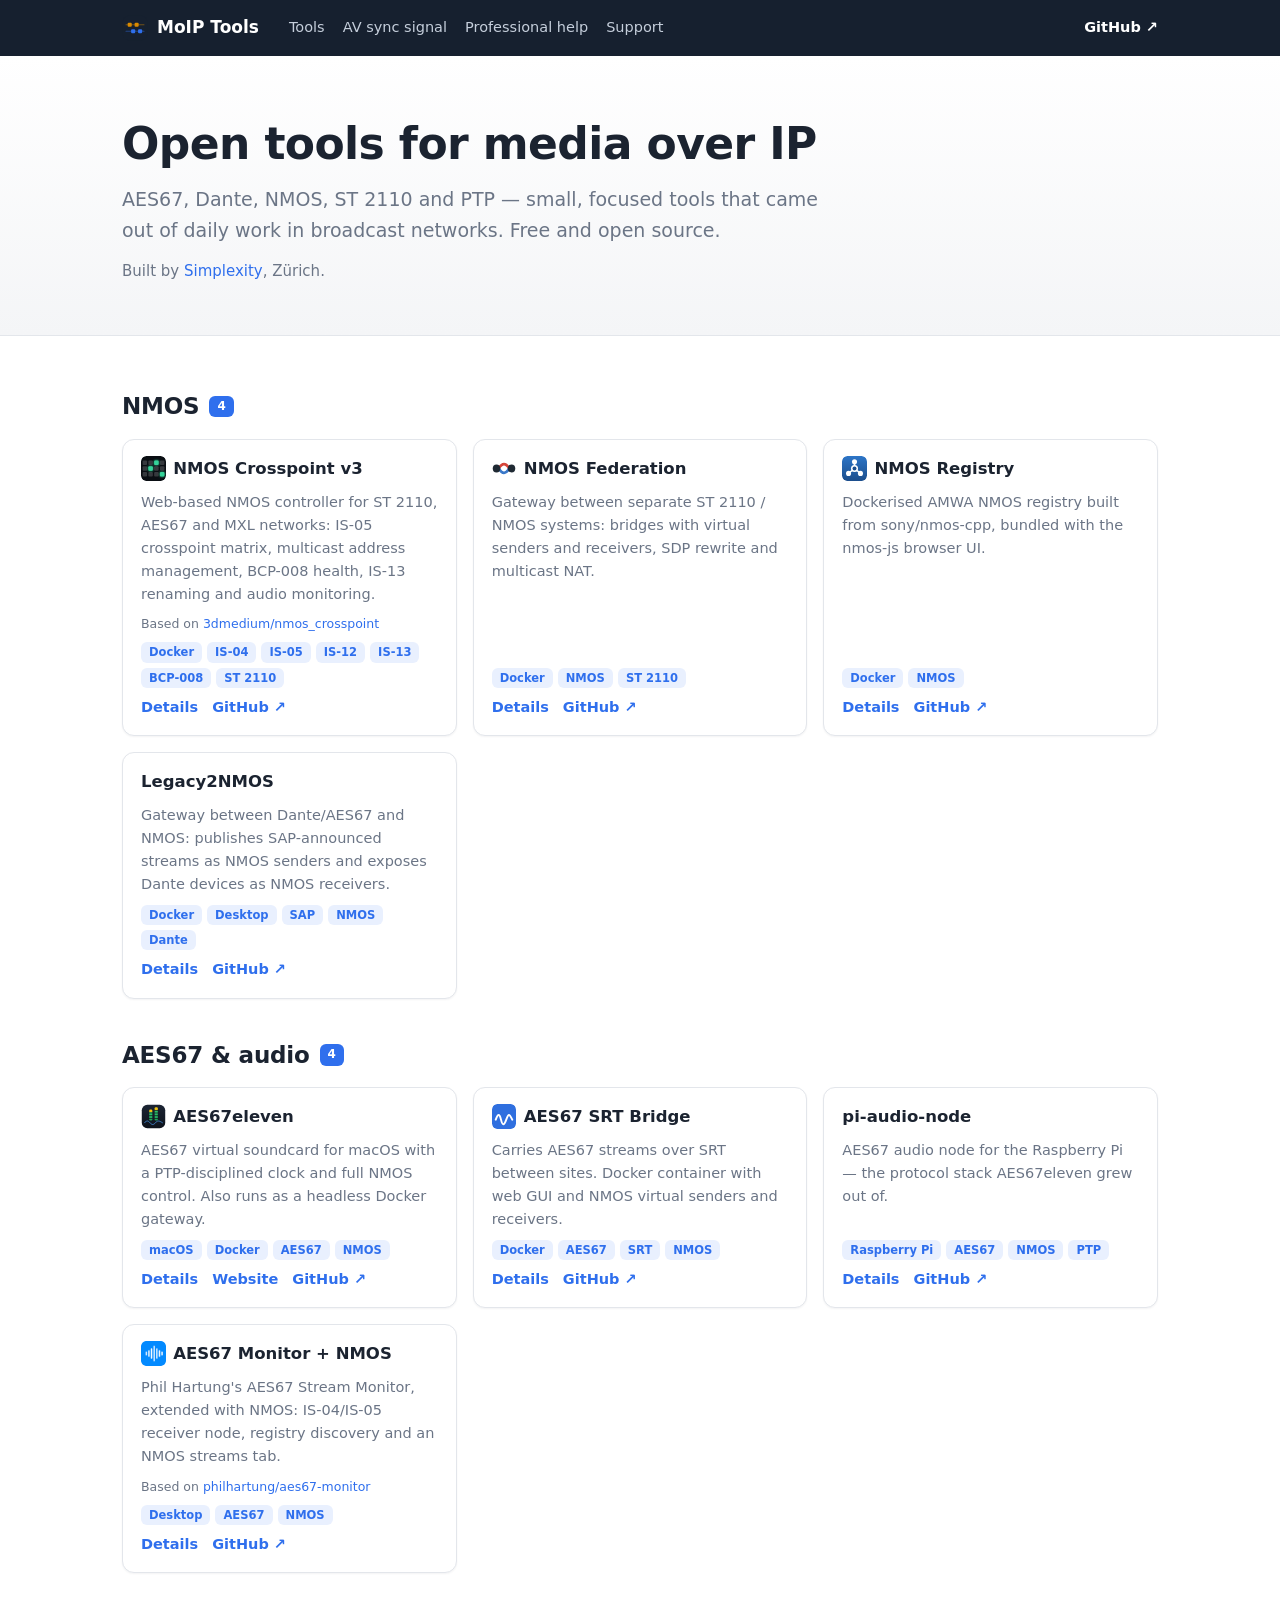
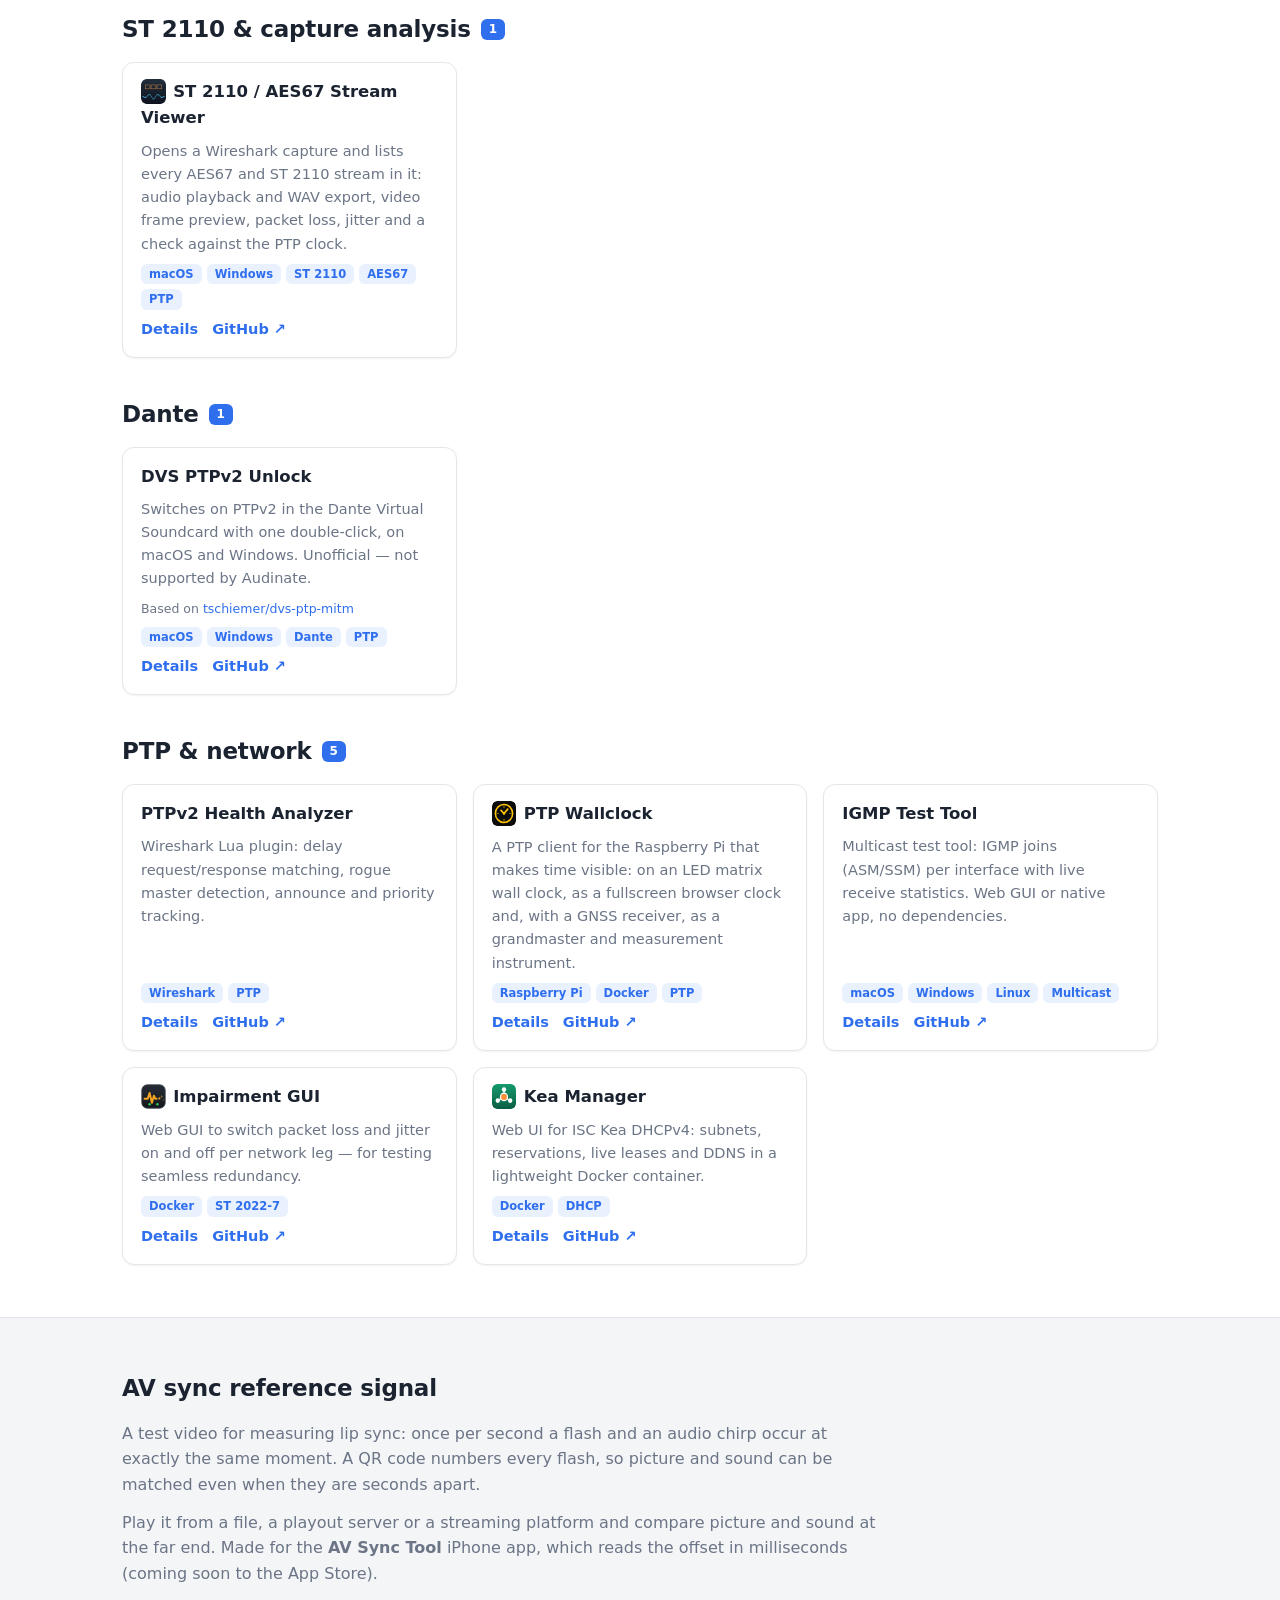
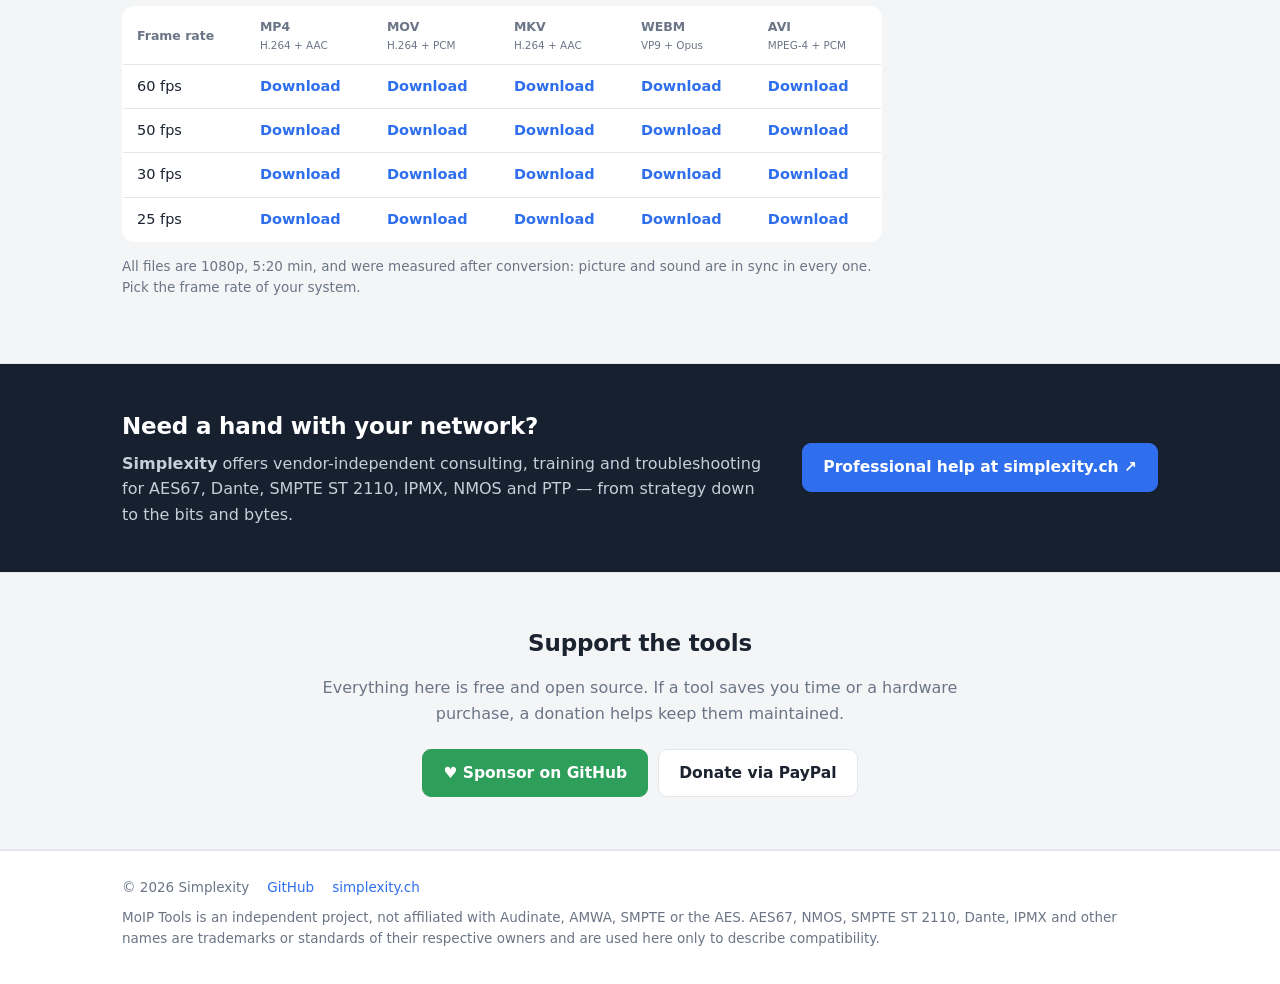
<file: index.html>
<!DOCTYPE html>
<html lang="en">
<head>
<meta charset="utf-8">
<meta name="viewport" content="width=device-width, initial-scale=1">
<title>MoIP Tools – open tools for AES67, Dante, NMOS, ST 2110 and PTP</title>
<meta name="description" content="A collection of free and open source tools for media over IP: AES67 virtual soundcard, SRT bridge, PTPv2 for Dante Virtual Soundcard, NMOS federation and registry, ST 2110 capture analysis, PTP and multicast test tools.">
<link rel="icon" type="image/svg+xml" href="logo.svg">
<link rel="stylesheet" href="style.css">
</head>
<body>

<header>
    <div class="wrap">
        <a class="brand" href="#top"><img src="logo.svg" alt=""> MoIP Tools</a>
        <nav>
            <a href="#tools">Tools</a>
            <a href="#av-sync">AV sync signal</a>
            <a href="#help">Professional help</a>
            <a href="#support" data-donate-hide>Support</a>
        </nav>
        <a class="gh" href="https://github.com/Gemini2350">GitHub ↗</a>
    </div>
</header>

<div class="hero" id="top">
    <div class="wrap">
        <h1>Open tools for media over IP</h1>
        <p>AES67, Dante, NMOS, ST 2110 and PTP — small, focused tools that came out of daily work in
           broadcast networks. Free and open source.</p>
        <p class="by">Built by <a href="https://simplexity.ch" rel="noopener">Simplexity</a>, Zürich.</p>
    </div>
</div>

<section id="tools">
    <div class="wrap" id="tool-groups"></div>
</section>

<section class="alt dl" id="av-sync">
    <div class="wrap">
        <h2>AV sync reference signal</h2>
        <p>A test video for measuring lip sync: once per second a flash and an audio chirp occur at exactly
           the same moment. A QR code numbers every flash, so picture and sound can be matched even
           when they are seconds apart.</p>
        <p>Play it from a file, a playout server or a streaming platform and compare picture and sound at
           the far end. Made for the <strong>AV Sync Tool</strong> iPhone app, which reads the offset in
           milliseconds (coming soon to the App Store).</p>
        <div class="dl-scroll">
            <table>
                <thead id="dl-head"></thead>
                <tbody id="dl-body"></tbody>
            </table>
        </div>
        <p class="note">All files are 1080p, 5:20 min, and were measured after conversion: picture and sound
           are in sync in every one. Pick the frame rate of your system.</p>
    </div>
</section>

<section class="pro" id="help">
    <div class="wrap">
        <div>
            <h2>Need a hand with your network?</h2>
            <p><strong>Simplexity</strong> offers vendor-independent consulting, training and troubleshooting
               for AES67, Dante, SMPTE ST 2110, IPMX, NMOS and PTP — from strategy down to the bits and bytes.</p>
        </div>
        <a class="btn primary" href="https://simplexity.ch" rel="noopener">Professional help at simplexity.ch ↗</a>
    </div>
</section>

<section class="alt support" id="support" data-donate-hide>
    <div class="wrap">
        <h2>Support the tools</h2>
        <p>Everything here is free and open source. If a tool saves you time or a hardware purchase,
           a donation helps keep them maintained.</p>
        <div class="cta">
            <a class="btn" id="donate-sponsors" href="" rel="noopener">♥ Sponsor on GitHub</a>
            <a class="btn" id="donate-paypal" href="" rel="noopener">Donate via PayPal</a>
        </div>
    </div>
</section>

<footer>
    <div class="wrap">
        <span>© 2026 Simplexity</span>
        <a href="https://github.com/Gemini2350">GitHub</a>
        <a href="https://simplexity.ch" rel="noopener">simplexity.ch</a>
        <span class="fine">MoIP Tools is an independent project, not affiliated with Audinate, AMWA, SMPTE or the AES. AES67, NMOS, SMPTE ST 2110, Dante, IPMX and other
            names are trademarks or standards of their respective owners and are used here only to describe
            compatibility.</span>
    </div>
</footer>

<script src="tools.js"></script>
<script>
document.getElementById("tool-groups").innerHTML = TOOLS.map(g => `
    <div class="group">
        <h2>${esc(g.group)} <span class="count">${g.items.length}</span></h2>
        <div class="grid">${g.items.map(t => `
            <div class="tool">
                <h3><a href="${toolUrl(t)}">${t.logo ? `<img class="tool-logo" src="${esc(t.logo)}" alt="">` : ""}${esc(t.name)}</a></h3>
                <p>${esc(t.text)}</p>
                ${t.base ? `<div class="base">Based on <a href="https://github.com/${esc(t.base)}" rel="noopener">${esc(t.base)}</a></div>` : ""}
                <div class="tags">${t.tags.map(x => `<span class="tag">${esc(x)}</span>`).join("")}</div>
                <div class="links">
                    <a href="${toolUrl(t)}">Details</a>
                    ${t.site ? `<a href="${esc(t.site)}">Website</a>` : ""}
                    <a href="${GH}${esc(t.repo)}">GitHub ↗</a>
                </div>
            </div>`).join("")}
        </div>
    </div>`).join("");

// ---- AV sync reference videos: assets of one GitHub release ----
const AVSYNC = {
    base: GH + "moip-tools/releases/download/av-sync-reference-v1/av-sync-reference-1080p",
    rates: [60, 50, 30, 25],
    formats: [
        {ext: "mp4", codec: "H.264 + AAC"},
        {ext: "mov", codec: "H.264 + PCM"},
        {ext: "mkv", codec: "H.264 + AAC"},
        {ext: "webm", codec: "VP9 + Opus"},
        {ext: "avi", codec: "MPEG-4 + PCM"}
    ]
};
document.getElementById("dl-head").innerHTML = `<tr><th>Frame rate</th>${AVSYNC.formats.map(f =>
    `<th>${f.ext.toUpperCase()}<small>${esc(f.codec)}</small></th>`).join("")}</tr>`;
document.getElementById("dl-body").innerHTML = AVSYNC.rates.map(r => `<tr><td>${r} fps</td>${AVSYNC.formats.map(f =>
    `<td><a href="${AVSYNC.base}${r}.${f.ext}" download>Download</a></td>`).join("")}</tr>`).join("");

// donation links: a button appears once its link is filled in
const DONATE = {
    sponsors: "https://github.com/sponsors/Gemini2350",
    paypal: "https://paypal.me/Gemini2350"
};
let any = false;
for (const [key, url] of Object.entries(DONATE)) {
    const el = document.getElementById("donate-" + key);
    if (url) {
        el.href = url;
        if (!any) { el.classList.add("donate"); }
        any = true;
    } else {
        el.style.display = "none";
    }
}
if (!any) {
    document.querySelectorAll("[data-donate-hide]").forEach(el => { el.style.display = "none"; });
}
</script>
</body>
</html>
</file>
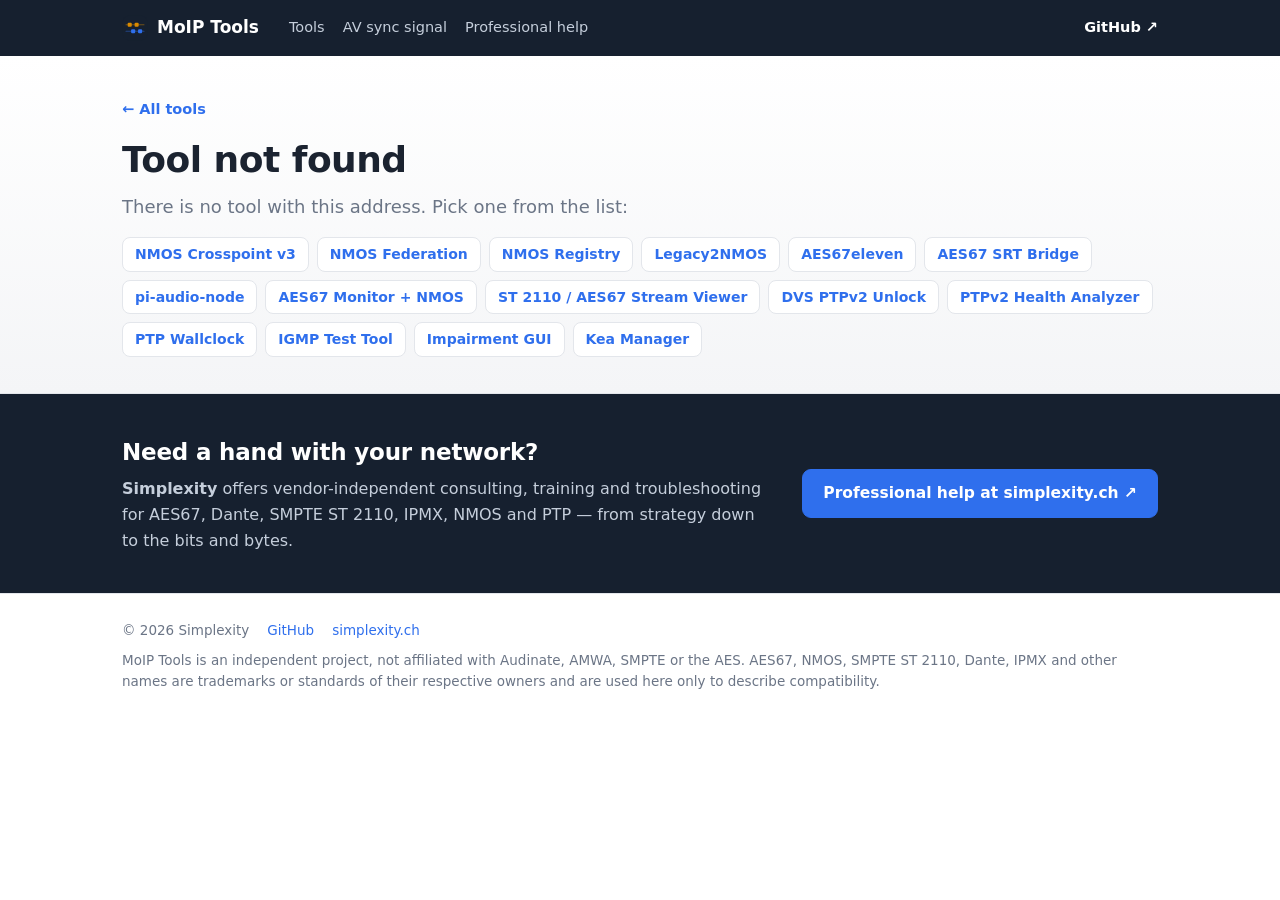
<file: tool.html>
<!DOCTYPE html>
<html lang="en">
<head>
<meta charset="utf-8">
<meta name="viewport" content="width=device-width, initial-scale=1">
<title>MoIP Tools</title>
<meta name="description" content="">
<link rel="icon" type="image/svg+xml" href="logo.svg">
<link rel="stylesheet" href="style.css">
</head>
<body class="detail">

<header>
    <div class="wrap">
        <a class="brand" href="./"><img src="logo.svg" alt=""> MoIP Tools</a>
        <nav>
            <a href="./#tools">Tools</a>
            <a href="./#av-sync">AV sync signal</a>
            <a href="./#help">Professional help</a>
        </nav>
        <a class="gh" href="https://github.com/Gemini2350" rel="noopener">GitHub ↗</a>
    </div>
</header>

<main id="page"></main>

<section class="pro" id="help">
    <div class="wrap">
        <div>
            <h2>Need a hand with your network?</h2>
            <p><strong>Simplexity</strong> offers vendor-independent consulting, training and troubleshooting
               for AES67, Dante, SMPTE ST 2110, IPMX, NMOS and PTP — from strategy down to the bits and bytes.</p>
        </div>
        <a class="btn primary" href="https://simplexity.ch" rel="noopener">Professional help at simplexity.ch ↗</a>
    </div>
</section>

<footer>
    <div class="wrap">
        <span>© 2026 Simplexity</span>
        <a href="https://github.com/Gemini2350">GitHub</a>
        <a href="https://simplexity.ch" rel="noopener">simplexity.ch</a>
        <span class="fine">MoIP Tools is an independent project, not affiliated with Audinate, AMWA, SMPTE or the AES. AES67, NMOS, SMPTE ST 2110, Dante, IPMX and other
            names are trademarks or standards of their respective owners and are used here only to describe
            compatibility.</span>
    </div>
</footer>

<script src="tools.js"></script>
<script>
// one page for every tool: tool.html?t=<slug>, content from tools.js
const slug = new URLSearchParams(location.search).get("t");
const t = ALL_TOOLS.find(x => x.slug === slug);
const page = document.getElementById("page");
const others = list => `<div class="others">${list.map(o => `<a href="${toolUrl(o)}">${esc(o.name)}</a>`).join("")}</div>`;

if (!t) {
    document.title = "Tool not found – MoIP Tools";
    page.innerHTML = `
    <div class="detail-hero"><div class="wrap">
        <a class="crumb" href="./#tools">← All tools</a>
        <h1>Tool not found</h1>
        <p class="lead">There is no tool with this address. Pick one from the list:</p>
        ${others(ALL_TOOLS)}
    </div></div>`;
} else {
    document.title = `${t.name} – MoIP Tools`;
    document.querySelector('meta[name="description"]').content = t.text;
    const gh = GH + t.repo;
    const releases = GH + t.repo.split("/")[0] + "/releases/latest";
    page.innerHTML = `
    <div class="detail-hero"><div class="wrap">
        <a class="crumb" href="./#tools">← All tools</a>
        <h1>${t.logo ? `<img class="tool-logo" src="${esc(t.logo)}" alt="">` : ""}${esc(t.name)}</h1>
        <p class="lead">${esc(t.text)}</p>
        ${t.base ? `<div class="base">Based on <a href="https://github.com/${esc(t.base)}" rel="noopener">${esc(t.base)}</a></div>` : ""}
        <div class="tags">${t.tags.map(x => `<span class="tag">${esc(x)}</span>`).join("")}</div>
        <div class="cta">
            ${t.download ? `<a class="btn primary" href="${esc(releases)}" rel="noopener">Download</a>` : ""}
            <a class="btn${t.download ? "" : " primary"}" href="${esc(gh)}" rel="noopener">${t.download ? "Source" : "Get it"} on GitHub ↗</a>
            ${t.site ? `<a class="btn" href="${esc(t.site)}">Website</a>` : ""}
        </div>
    </div></div>
    <section><div class="wrap">
        <h2>What it does</h2>
        <ul class="features">${t.features.map(f => `<li>${esc(f)}</li>`).join("")}</ul>
    </div></section>
    ${t.shots ? `<section><div class="wrap">
        <h2>Screenshots</h2>
        ${t.shotsNote ? `<p class="shots-note">${esc(t.shotsNote)}</p>` : ""}
        <div class="shots">${t.shots.map(s => `
            <figure>
                <a href="shots/${esc(t.slug)}/${esc(s.file)}"><img src="shots/${esc(t.slug)}/${esc(s.file)}" alt="${esc(t.name)}: ${esc(s.caption)}" loading="lazy"></a>
                <figcaption>${esc(s.caption)}</figcaption>
            </figure>`).join("")}
        </div>
    </div></section>` : ""}
    ${t.sample ? `<section><div class="wrap">
        <h2>${esc(t.sample.title)}</h2>
        <pre class="sample">${esc(t.sample.text)}</pre>
    </div></section>` : ""}
    <section><div class="wrap">
        <h2>More ${esc(t.group)} tools</h2>
        ${others(ALL_TOOLS.filter(o => o.group === t.group && o !== t).length
            ? ALL_TOOLS.filter(o => o.group === t.group && o !== t) : ALL_TOOLS.filter(o => o !== t))}
    </div></section>`;
}
</script>
</body>
</html>
</file>
<file: style.css>
:root {
    --bg: #f4f5f7; --panel: #ffffff; --line: #e3e6eb; --text: #1b2330; --dim: #6b7586;
    --accent: #2f6fed; --accent-soft: #e9f0fe; --ok: #2e9e5b; --amber: #d98a00; --navy: #16202f;
}
* { box-sizing: border-box; margin: 0; }
html { scroll-behavior: smooth; }
body { background: var(--panel); color: var(--text);
       font: 16px/1.6 -apple-system, BlinkMacSystemFont, "Inter", "Segoe UI", system-ui, sans-serif; }
a { color: var(--accent); text-decoration: none; }
a:hover { text-decoration: underline; }
.wrap { max-width: 1080px; margin: 0 auto; padding: 0 22px; }

header { background: var(--navy); color: #fff; position: sticky; top: 0; z-index: 10; }
header .wrap { display: flex; align-items: center; gap: 22px; height: 56px; }
.brand { display: flex; align-items: center; gap: 9px; font-weight: 700; font-size: 17px; color: #fff; }
.brand:hover { text-decoration: none; }
.brand img { width: 26px; height: 26px; }
nav { display: flex; gap: 18px; margin-left: 8px; }
nav a { color: #c5cedb; font-size: 14.5px; }
nav a:hover { color: #fff; text-decoration: none; }
header .gh { margin-left: auto; color: #fff; font-size: 14.5px; font-weight: 600; }

.hero { padding: 64px 0 52px; background: linear-gradient(180deg, #fff 0%, var(--bg) 100%); border-bottom: 1px solid var(--line); }
.hero h1 { font-size: 44px; line-height: 1.1; letter-spacing: -.6px; }
.hero p { color: var(--dim); font-size: 19px; margin: 16px 0 0; max-width: 700px; }
.hero .by { font-size: 15px; margin-top: 14px; }

section { padding: 52px 0; }
section.alt { background: var(--bg); border-top: 1px solid var(--line); border-bottom: 1px solid var(--line); }
h2 { font-size: 23px; letter-spacing: -.2px; margin: 0 0 14px; display: flex; align-items: center; gap: 10px; }
h2 .count { background: var(--accent); color: #fff; font-size: 12px; font-weight: 700; padding: 1px 8px; border-radius: 6px; }
.group { margin-bottom: 38px; }
.group:last-child { margin-bottom: 0; }
.grid { display: grid; grid-template-columns: repeat(3, minmax(0, 1fr)); gap: 16px; }
.tool { background: var(--panel); border: 1px solid var(--line); border-radius: 12px; padding: 16px 18px;
        box-shadow: 0 1px 2px rgba(16, 24, 40, .05); display: flex; flex-direction: column; gap: 8px; }
.tool:hover { border-color: #c9ced8; box-shadow: 0 4px 14px rgba(16, 24, 40, .08); }
.tool h3 { font-size: 16.5px; }
.tool p { color: var(--dim); font-size: 14.5px; flex: 1; }
.base { font-size: 12.5px; color: var(--dim); }
.tags { display: flex; gap: 5px; flex-wrap: wrap; }
.tag { font-size: 11.5px; font-weight: 700; padding: 1px 8px; border-radius: 6px; background: var(--accent-soft); color: var(--accent); }
.links { display: flex; gap: 14px; font-size: 14.5px; font-weight: 600; }

.dl p { color: var(--dim); max-width: 760px; margin-bottom: 12px; }
.dl-scroll { overflow-x: auto; margin: 20px 0 14px; }
.dl table { border-collapse: collapse; background: var(--panel); border: 1px solid var(--line); border-radius: 12px;
            overflow: hidden; min-width: 560px; width: 100%; max-width: 760px; font-size: 14.5px; }
.dl th, .dl td { padding: 10px 14px; text-align: left; border-bottom: 1px solid var(--line); white-space: nowrap; }
.dl tr:last-child td { border-bottom: 0; }
.dl thead th { font-size: 12.5px; color: var(--dim); font-weight: 600; }
.dl thead th small { display: block; font-weight: 400; }
.dl td a { font-weight: 600; }
.dl .note { font-size: 13.5px; }

.btn { display: inline-block; padding: 11px 20px; border-radius: 9px; font-weight: 600; font-size: 15.5px;
       border: 1px solid var(--line); background: var(--panel); color: var(--text); }
.btn:hover { text-decoration: none; border-color: #c9ced8; }
.btn.primary { background: var(--accent); border-color: var(--accent); color: #fff; }
.btn.donate { background: var(--ok); border-color: var(--ok); color: #fff; }
section.pro { padding: 44px 0; background: var(--navy); color: #fff; }
section.pro .wrap { display: flex; align-items: center; gap: 28px; flex-wrap: wrap; }
section.pro .wrap > div { flex: 1 1 420px; }
section.pro h2 { margin-bottom: 6px; }
section.pro p { color: #c5cedb; max-width: 640px; }
section.pro .btn { white-space: nowrap; }
.support { text-align: center; }
.support h2 { justify-content: center; }
.support p { color: var(--dim); max-width: 660px; margin: 0 auto 22px; }
.cta { display: flex; gap: 10px; flex-wrap: wrap; justify-content: center; }
footer { padding: 26px 0 34px; color: var(--dim); font-size: 13.5px; border-top: 1px solid var(--line); }
footer .wrap { display: flex; gap: 8px 18px; flex-wrap: wrap; }
footer .fine { flex-basis: 100%; }

@media (max-width: 900px) { .grid { grid-template-columns: repeat(2, minmax(0, 1fr)); } }
@media (max-width: 620px) { .grid { grid-template-columns: 1fr; } .hero h1 { font-size: 34px; } nav { display: none; } }
.tool h3 a { color: inherit; }

/* ---- tool detail page (tool.html) ---- */
.crumb { font-size: 14.5px; font-weight: 600; display: inline-block; margin-bottom: 18px; }
.detail-hero { padding: 40px 0 36px; background: linear-gradient(180deg, #fff 0%, var(--bg) 100%); border-bottom: 1px solid var(--line); }
.detail-hero h1 { font-size: 36px; line-height: 1.15; letter-spacing: -.5px; }
.detail-hero .lead { color: var(--dim); font-size: 18px; margin: 12px 0 16px; max-width: 760px; }
.detail-hero .base { font-size: 13.5px; margin-bottom: 10px; }
.detail-hero .cta { justify-content: flex-start; margin-top: 22px; }
.detail section { padding: 40px 0; }
.detail section + section { border-top: 1px solid var(--line); }
.features { list-style: none; padding: 0; display: grid; grid-template-columns: repeat(2, minmax(0, 1fr)); gap: 12px 16px; }
.features li { background: var(--bg); border: 1px solid var(--line); border-radius: 10px; padding: 12px 14px 12px 38px;
               font-size: 15px; position: relative; }
.features li::before { content: "✓"; position: absolute; left: 14px; top: 11px; color: var(--ok); font-weight: 700; }
.shots { display: grid; grid-template-columns: repeat(2, minmax(0, 1fr)); gap: 18px; }
.shots figure { margin: 0; }
.shots figure:first-child:nth-last-child(odd) { grid-column: 1 / -1; }
.shots a { display: block; border: 1px solid var(--line); border-radius: 10px; overflow: hidden; background: var(--bg);
           box-shadow: 0 1px 2px rgba(16, 24, 40, .05); }
.shots a:hover { border-color: #c9ced8; box-shadow: 0 4px 14px rgba(16, 24, 40, .08); }
.shots img { display: block; width: 100%; height: auto; }
.shots figcaption { font-size: 13.5px; color: var(--dim); margin-top: 7px; }
.shots-note { font-size: 13.5px; color: var(--dim); margin: -6px 0 14px; }
.sample { background: var(--navy); color: #dbe3ee; border-radius: 10px; padding: 16px 18px; overflow-x: auto;
          font: 12.5px/1.5 ui-monospace, SFMono-Regular, Menlo, Consolas, monospace; }
.others { display: flex; flex-wrap: wrap; gap: 8px; }
.others a { font-size: 14px; font-weight: 600; padding: 5px 12px; border: 1px solid var(--line); border-radius: 8px; background: var(--panel); }
.others a:hover { text-decoration: none; border-color: #c9ced8; }
@media (max-width: 720px) { .features, .shots { grid-template-columns: 1fr; } .detail-hero h1 { font-size: 29px; } }
.tool-logo { width: 1.5em; height: 1.5em; border-radius: .3em; vertical-align: -.4em; margin-right: .45em; }
.detail-hero h1 .tool-logo { width: 1.25em; height: 1.25em; vertical-align: -.25em; }
</file>
